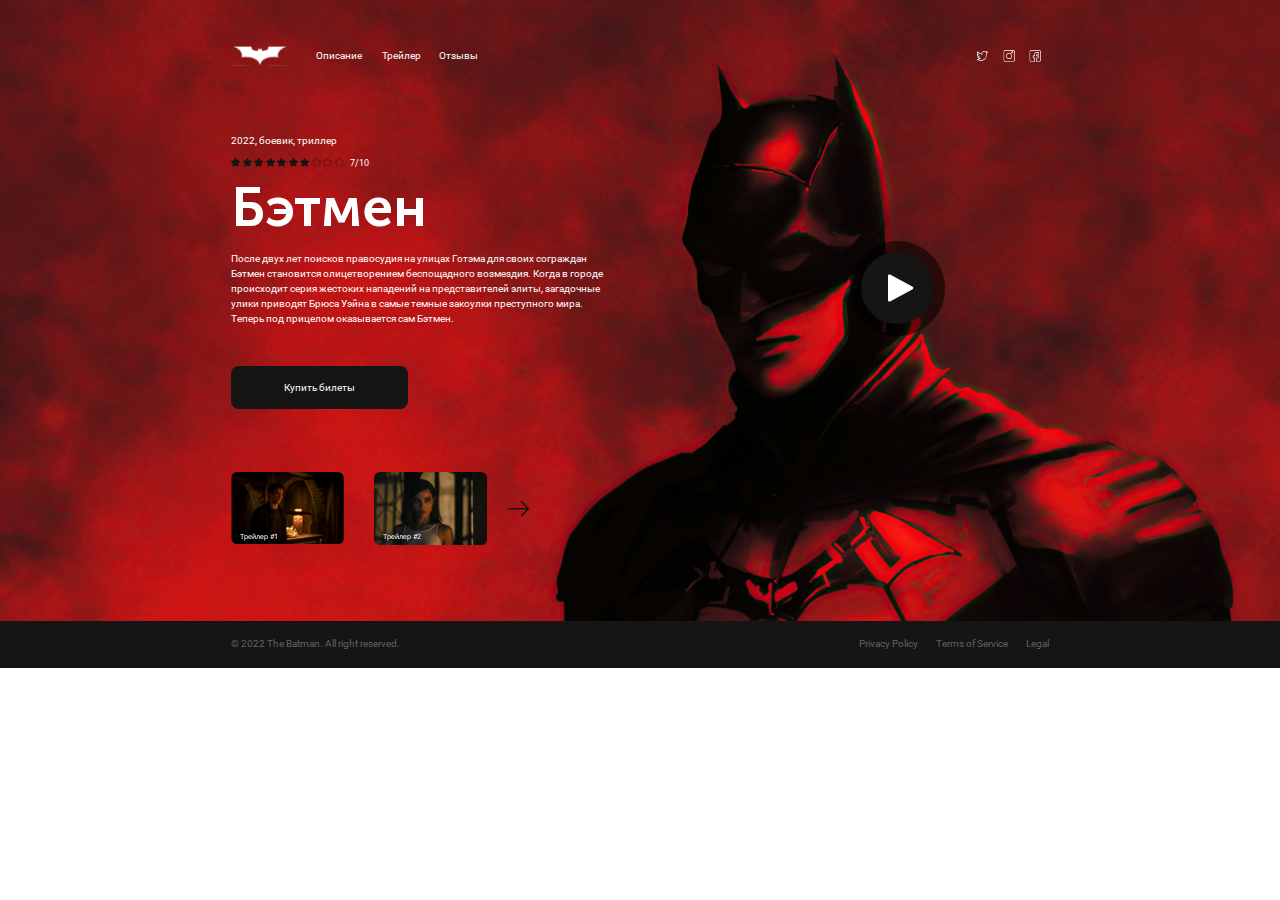
<file: index.html>
<!DOCTYPE html>
<html lang="ru">

<head>
    <meta charset="UTF-8">
    <meta http-equiv="X-UA-Compatible" content="IE=edge">
    <meta name="viewport" content="width=device-width, initial-scale=1.0">
    <link rel="preconnect" href="https://fonts.googleapis.com">
    <link rel="preconnect" href="https://fonts.gstatic.com" crossorigin>
    <link href="https://fonts.googleapis.com/css2?family=Roboto:wght@400;700&display=swap" rel="stylesheet">
    <link rel="stylesheet" href="css/normalize.css">
    <link rel="stylesheet" href="css/style.css">
    <link rel="stylesheet" href="css/swiper-bundle.css">
    <title>Batman</title>
</head>

<body>
    <header class="header">
        <div class="container">
            <div class="header__logo">
                <img src="img/logo.svg" alt="">
            </div>
            <div class="header__menu">
                <nav class="header__nav">
                    <a href="#">Описание </a>
                    <a href="#">Трейлер</a>
                    <a href="#">Отзывы</a>
                </nav>
            </div>
            <div class="header__socials">
                <a class="header__socials-icon" href="#">
                    <img src="img/twitter.svg" alt="">
                </a>
                <a class="header__socials-icon" href="#">
                    <img src="img/instagram.svg" alt="">
                </a>
                <a class="header__socials-icon" href="#">
                    <img src="img/facebook.svg" alt="">
                </a>
            </div>
            <div class="header__menu-close">
                <img src="img/menu-button-close.svg" alt="">
            </div>
        </div>
    </header>

    <main class="main">
        <div class="container">
            <div class="burger__menu">
                <img src="img/burger.svg" alt="">
            </div>
            <div class="main__rating">
                <div class="main__rating-title">
                    2022, боевик, триллер
                </div>
                <div class="main__rating-wrap">
                    <div class="main__rating-stars">
                        <div class="main__rating-star star-active">
                            <img src="img/star-active.svg" alt="">
                        </div>
                        <div class="main__rating-star star-active">
                            <img src="img/star-active.svg" alt="">
                        </div>
                        <div class="main__rating-star star-active">
                            <img src="img/star-active.svg" alt="">
                        </div>
                        <div class="main__rating-star star-active">
                            <img src="img/star-active.svg" alt="">
                        </div>
                        <div class="main__rating-star star-active">
                            <img src="img/star-active.svg" alt="">
                        </div>
                        <div class="main__rating-star star-active">
                            <img src="img/star-active.svg" alt="">
                        </div>
                        <div class="main__rating-star star-active">
                            <img src="img/star-active.svg" alt="">
                        </div>
                        <div class="main__rating-star">
                            <img src="img/star-no-active.svg" alt="">
                        </div>
                        <div class="main__rating-star">
                            <img src="img/star-no-active.svg" alt="">
                        </div>
                        <div class="main__rating-star">
                            <img src="img/star-no-active.svg" alt="">
                        </div>
                    </div>
                    <div class="main__rating-number">
                        7/10
                    </div>
                </div>
            </div>
            <h1 class="main__header">Бэтмен</h1>
            <div class="main__description-wrap">
                <div class="main__description">
                    <p>
                        После двух лет поисков правосудия на улицах Готэма для своих сограждан Бэтмен становится олицетворением беспощадного возмездия. Когда в городе происходит серия жестоких нападений на представителей элиты, загадочные улики приводят Брюса Уэйна в самые темные
                        закоулки преступного мира. Теперь под прицелом оказывается сам Бэтмен.
                    </p>
                </div>
                <div class="main__button-play">
                    <div class="main__button-dark">
                        <img src="img/play-icon.svg" alt="">
                    </div>
                </div>
            </div>
            <a href="#" class="main__button">Купить билеты</a>

            <div class="main-slider__wrap">
                <div class="main-slider swiper">
                    <div class="swiper-wrapper">
                        <div class="main-slider__slide swiper-slide">
                            <img src="img/slide-1.png" alt="">
                            <span>Трейлер #1</span>
                        </div>
                        <div class="main-slider__slide swiper-slide">
                            <img src="img/slide-2.png" alt="">
                            <span>Трейлер #2</span>
                        </div>
                    </div>
                </div>
                <div class="main-slider__arrow">
                    <img src="img/arrow-slider.svg" alt="">
                </div>
            </div>

        </div>
    </main>

    <footer class="footer">
        <div class="container">
            <div class="footer__copy">
                © 2022 The Batman. All right reserved.
            </div>
            <ul class="footer__menu">
                <li>
                    <a href="#">Privacy Policy</a>
                </li>
                <li>
                    <a href="#">Terms of Service</a>
                </li>
                <li>
                    <a href="#">Legal</a>
                </li>
            </ul>
        </div>
    </footer>

    <script src="js/swiper-bundle.js"></script>
    <script src="js/main.js"></script>

</body>

</html>
</file>
<file: css/style.css>
*,
*::before,
*::after {
    box-sizing: border-box;
}

*:focus:not(:focus-visible) {
    outline: none;
}

@font-face {
    font-family: 'Museo Sans Cyrl 700';
    src: url('../fonts/MuseoSansCyrl-700.eot');
    src: local('MuseoSansCyrl-700'), url('../fonts/MuseoSansCyrl-700.eot?#iefix') format('embedded-opentype'), url('../fonts/MuseoSansCyrl-700.woff') format('woff'), url('../fonts/MuseoSansCyrl-700.ttf') format('truetype');
    font-weight: normal;
    font-style: normal;
}

html,
body {
    font-size: 62.5%;
    font-weight: normal;
    font-family: 'Roboto', sans-serif;
    color: #ffffff;
}

.main {
    padding-top: 18.7rem;
    padding-bottom: 10.4rem;
    background: url("../img/background.jpg");
    background-repeat: no-repeat;
    background-size: cover;
    background-position-x: center;
    background-position-y: top;
}

h1,
h2,
h3,
h4,
h5,
h6 {
    margin: 0;
    padding: 0;
}

img {
    width: 100%;
    height: 100%;
}

.burger__menu {
    position: absolute;
    right: 5%;
    top: 0%;
    width: 6rem;
    height: 6rem;
}


/*сетка*/

@media (max-width: 108em) {
    html {
        font-size: 9px;
    }
    
}

@media (max-width: 105em) {
    html {
        font-size: 8.75px;
    }
    
}

@media (max-width: 91.5em) {
    html {
        font-size: 7.9px;
    }
    
}

@media (max-width: 91em) {
    html {
        font-size: 8.4px;
    }
    
}

@media (max-width: 90em) {
    html {
        font-size: 7.9px;
    }
    
}

@media (max-width: 80em) {
    html {
        font-size: 7.2px
    }
    
}

@media (max-width: 72em) {
    html {
        font-size: 6.5px;
    }
}

@media (min-width: 48em)  {
    .header__menu-close,
    .burger__menu {
        display: none !important; 
    }
    .header {
        display: block !important;
    }
}

@media (max-width: 64em) {
    html {
        font-size: 5.5px;
    }
}

@media (max-width: 44em) {
    html {
        font-size: 9px;
    }
}

@media (max-width: 38em) {
    html {
        font-size: 8px;
    }
}

@media (max-width: 34em) {
    html {
        font-size: 7px;
    }
}

@media (max-width: 30em) {
    html {
        font-size: 6px;
    }
}

@media (max-width: 26em) {
    html {
        font-size: 4.5px;
    }
}

@media (max-width: 21em) {
    html {
        font-size: 4.4px;
    }
}


/*сетка*/

.container {
    width: 113.5rem;
    margin: 0 auto;
}

.header {
    position: absolute;
    padding-bottom: 6.4rem;
    left: 50%;
    top: 6.4rem;
    transform: translate(-50%, 0);
}

.header .container {
    display: flex;
    justify-content: flex-start;
    align-items: center;
}

.header__menu {
    display: flex;
    align-items: center;
}

.header__logo {
    width: 7.9rem;
    height: 2.8rem;
    margin-right: 3.9rem;
}

.header__nav a:not(:last-child) {
    margin-right: 2.4rem;
}

.header__nav a {
    color: #ffffff;
    text-decoration: none;
    font-size: 1.4rem;
    line-height: 114%;
}

.header__nav a:hover {
    opacity: 0.5;
}

.header__socials {
    display: flex;
    margin-left: 61%;
}

.header__socials-icon {
    width: 1.7rem;
    height: 1.6rem;
}

.header__socials-icon:hover {
    opacity: 0.5;
}

.header__socials-icon:not(:last-child) {
    margin-right: 2rem;
}

.main__rating-title {
    font-size: 1.4rem;
    line-height: 114%;
    margin-bottom: 1.6rem;
}

.main__rating-wrap {
    display: flex;
    align-items: center;
    margin-bottom: 1rem;
}

.main__rating-stars {
    display: flex;
    align-items: center;
    margin-right: 0.9rem;
}

.main__rating-number {
    font-size: 1.2rem;
    line-height: 117%;
}

.main__rating-star {
    width: 1.2rem;
    height: 1.2rem;
    flex-shrink: 0;
    cursor: pointer;
}

.main__rating-star:not(:last-child) {
    margin-right: 0.4rem;
}

.main__header {
    font-family: 'Museo Sans Cyrl 700';
    font-size: 7.6rem;
    line-height: 120%;
}

.main__description-wrap {
    display: flex;
}

.main__description {
    margin-bottom: 4.1rem;
    font-size: 1.4rem;
    line-height: 150%;
    max-width: 52.8rem;
}

.main__button-play {
    display: flex;
    justify-content: center;
    align-items: center;
    width: 13.2rem;
    height: 13.2rem;
    margin-left: 33.1rem;
    border-radius: 50%;
    background-color: #00000088;
    cursor: pointer;
}

.main__button-play:hover {
    opacity: 0.9;
}

.main__button-dark {
    display: flex;
    justify-content: center;
    align-items: center;
    width: 10rem;
    height: 10rem;
    border-radius: 50%;
    background-color: #151515;
    user-select: none;
}

.main__button-dark img {
    margin-left: 1rem;
    width: 3.5rem;
    height: 4rem;
}

.main__button {
    display: flex;
    justify-content: center;
    align-items: center;
    font-size: 1.4rem;
    line-height: 114%;
    max-width: 24.5rem;
    padding: 2.2rem 7.2rem;
    margin-bottom: 8.8rem;
    text-decoration: none;
    color: #ffffff;
    background-color: #151515;
    border-radius: 8px;
    user-select: none;
}

.main__button:hover {
    opacity: 0.9;
}

.main-slider__wrap {
    max-width: 41.5rem;
    display: flex;
    align-items: center;
}

.main-slider__slide {
    position: relative;
    width: 16.4rem;
    height: 10.5rem;
    border-radius: .8rem;
    overflow: hidden;
    user-select: none;
}

.main-slider__slide span {
    position: absolute;
    left: 1.2rem;
    bottom: .6rem;
    transform: translate(0 0);
    font-size: 1rem;
    line-height: 120%;
}

.main-slider__slide img {
    width: 100%;
    height: 100%;
    object-fit: cover;
}

.main-slider__arrow {
    width: 3.2rem;
    height: 2.2rem;
    margin-left: 2.8rem;
    flex-shrink: 0;
    cursor: pointer;
}

.footer {
    background-color: #151515;
    color: #ffffff;
    padding-top: 2.3rem;
    padding-bottom: 2.3rem;
}

.footer .container {
    display: flex;
    justify-content: space-between;
    justify-items: center;
}

.footer__copy {
    color: #616161;
    font-size: 1.4rem;
    line-height: 143%;
}

.footer__menu {
    display: flex;
    padding-left: 0;
}

.footer__menu li {
    list-style: none;
}

.footer__menu li a {
    color: #616161;
    text-decoration: none;
    font-weight: normal;
    font-size: 1.4rem;
    line-height: 143%;
}

.footer__menu li:not(:last-child) {
    margin-right: 2.5rem;
}

ul {
    margin: 0;
}

@media (max-width: 48em) {
    html {
        font-size: 10px;
    }
    .container {
        width: 100%;
        padding-left: 3rem;
        padding-right: 3rem;
    }
    .header {
        width: 69.4%;
        background-color: #151515;
        top: 0;
        left: 0;
        transform: translate(44%, 0);
        padding-top: 4rem;
        padding-bottom: 4rem;
        display: none;
    }
    .header .container,
    .header__logo,
    .header__nav,
    .header__menu {
        display: flex;
        flex-direction: column;
    }
    .header__logo {
        order: 1;
        margin-right: 0;
        margin-bottom: 3.5rem;
    }
    .header__menu {
        order: 3;
    }
    .header__menu .header__nav a {
        margin-right: 0;
    }
    .header__menu .header__nav a:not(:last-child) {
        margin-bottom: 1.7rem;
    }
    .header__socials {
        margin-left: 0;
        margin-bottom: 2.2rem;
        order: 2;
    }
    .header__menu-close {
        position: absolute;
        right: 4rem;
        top: 4rem;
        width: 2.3rem;
        height: 2.3rem;
        cursor: pointer;
    }
    .main__description-wrap {
        flex-direction: column;
        margin-bottom: 5rem;
    }
    .main__button {
        margin-bottom: 4.4rem;
    }
    .main__button-play {
        margin-left: 45%;
        margin-bottom: 3rem;
    }
    .main-slider__arrow {
        display: none;
    }
    .main-slider__wrap {
        max-width: 53.5%;
    }
    .footer .container {
        flex-direction: column;
    }
    .main {
        background-position-x: 62%;
    }
    .burger__menu {
        display: block;
        position: absolute;
        right: 5%;
        top: 0%;
        width: 6rem;
        height: 6rem;
        cursor: pointer;
    }
}
</file>
